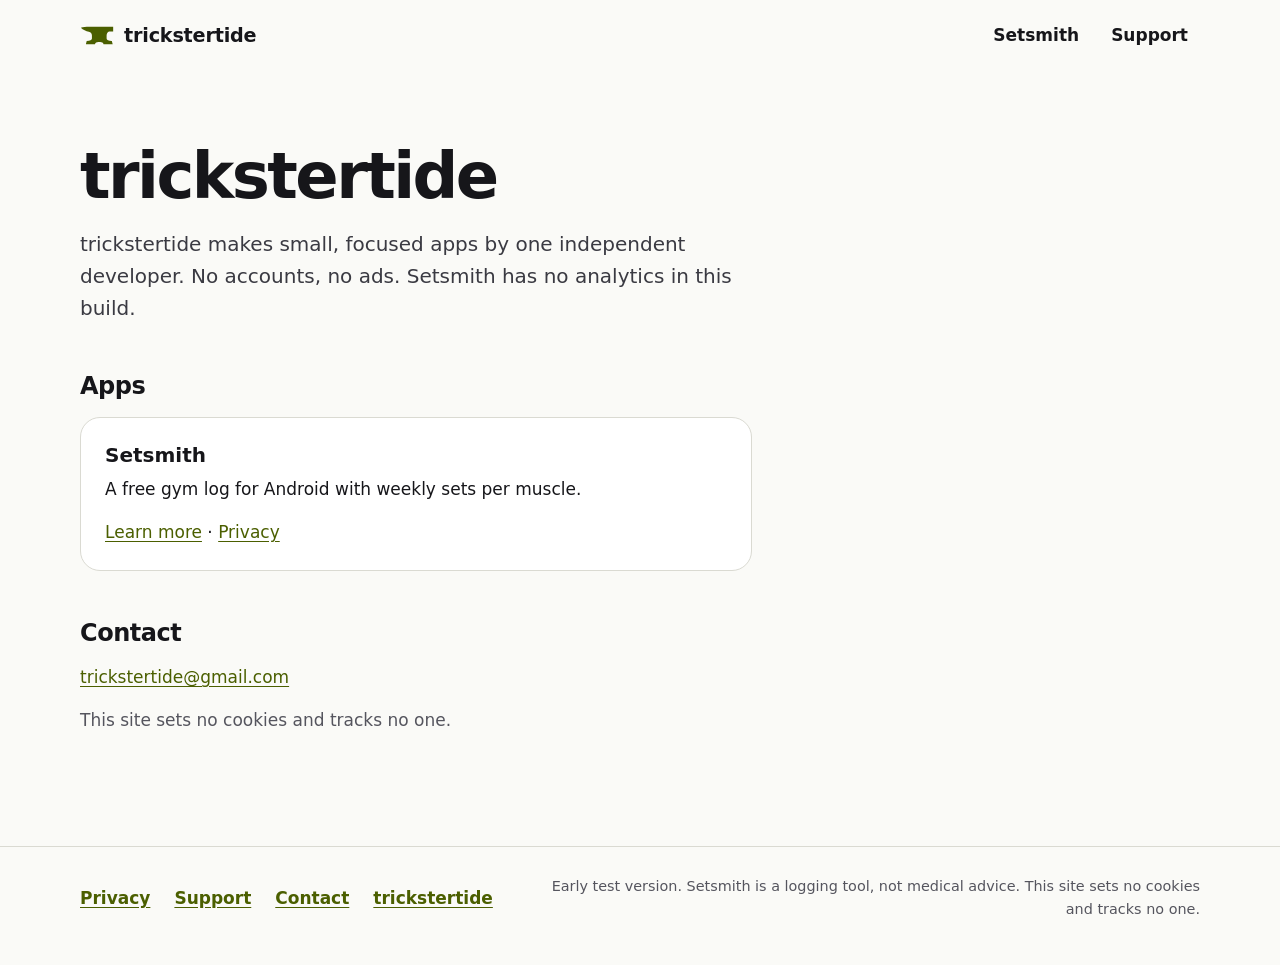
<file: index.html>
<!doctype html>
<html lang="en">
<head>
<meta charset="utf-8">
<meta name="viewport" content="width=device-width, initial-scale=1">
<title>trickstertide: small apps, no tracking</title>
<meta name="description" content="Small apps by one independent developer. Setsmith is a free Android gym log with weekly sets per muscle.">
<meta name="color-scheme" content="dark light">
<link rel="canonical" href="https://trickstertide.github.io/">
<meta property="og:type" content="website">
<meta property="og:site_name" content="trickstertide">
<meta property="og:title" content="trickstertide: small apps, independent developer">
<meta property="og:description" content="Small apps by one independent developer. Setsmith is a free Android gym log with weekly sets per muscle.">
<meta property="og:url" content="https://trickstertide.github.io/">
<meta property="og:image" content="https://trickstertide.github.io/assets/og-image.png">
<meta property="og:image:width" content="1200">
<meta property="og:image:height" content="630">
<meta property="og:image:alt" content="Setsmith: anvil icon and the Progress screen with weekly sets per muscle">
<meta name="twitter:card" content="summary_large_image">
<meta name="twitter:title" content="trickstertide: small apps, independent developer">
<meta name="twitter:description" content="Small apps by one independent developer. Setsmith is a free Android gym log with weekly sets per muscle.">
<meta name="twitter:image" content="https://trickstertide.github.io/assets/og-image.png">
<link rel="icon" href="/assets/favicon-32.png" sizes="32x32" type="image/png">
<link rel="icon" href="/favicon.ico" sizes="any">
<link rel="apple-touch-icon" href="/assets/apple-touch-icon.png">
<link rel="stylesheet" href="/assets/site.css">
</head>
<body>
<a class="skip" href="#main">Skip to content</a>
<header class="site"><div class="wrap">
<a class="brand" href="/"><svg class="anvil" viewBox="113 313 704 394" aria-hidden="true" focusable="false" xmlns="http://www.w3.org/2000/svg"><path class="a" d="M300 330 L800 330 L800 425 L716 425 C684 432 664 466 664 512 L664 572 C664 604 704 616 772 626 L790 690 L600 690 C600 662 562 644 532 644 L492 644 C462 644 424 662 424 690 L234 690 L252 626 C320 616 360 604 360 572 L360 512 C360 466 336 438 296 430 C236 420 176 392 130 348 C176 338 238 331 300 330 Z" stroke-width="18" stroke-linejoin="round"/></svg><span>trickstertide</span></a>
<nav aria-label="Main"><ul><li><a href="/setsmith/">Setsmith</a></li><li><a href="/setsmith/support/">Support</a></li></ul></nav>
</div></header>
<main id="main" class="page"><div class="wrap text">
<h1>trickstertide</h1>
<p class="lead">trickstertide makes small, focused apps by one independent developer. No accounts, no ads. Setsmith has no analytics in this build.</p>
<h2>Apps</h2>
<div class="card"><h3>Setsmith</h3>
<p>A free gym log for Android with weekly sets per muscle.</p>
<p><a href="/setsmith/">Learn more</a> &middot; <a href="/setsmith/privacy/">Privacy</a></p></div>
<h2>Contact</h2>
<p><a href="mailto:trickstertide@gmail.com">trickstertide@gmail.com</a></p>
<p class="muted">This site sets no cookies and tracks no one.</p>
</div></main>
<footer class="site"><div class="wrap">
<ul><li><a href="/setsmith/privacy/">Privacy</a></li><li><a href="/setsmith/support/">Support</a></li><li><a href="mailto:trickstertide@gmail.com">Contact</a></li><li><a href="/">trickstertide</a></li></ul>
<p>Early test version. Setsmith is a logging tool, not medical advice. This site sets no cookies and tracks no one.</p>
</div></footer>
</body>
</html>
</file>
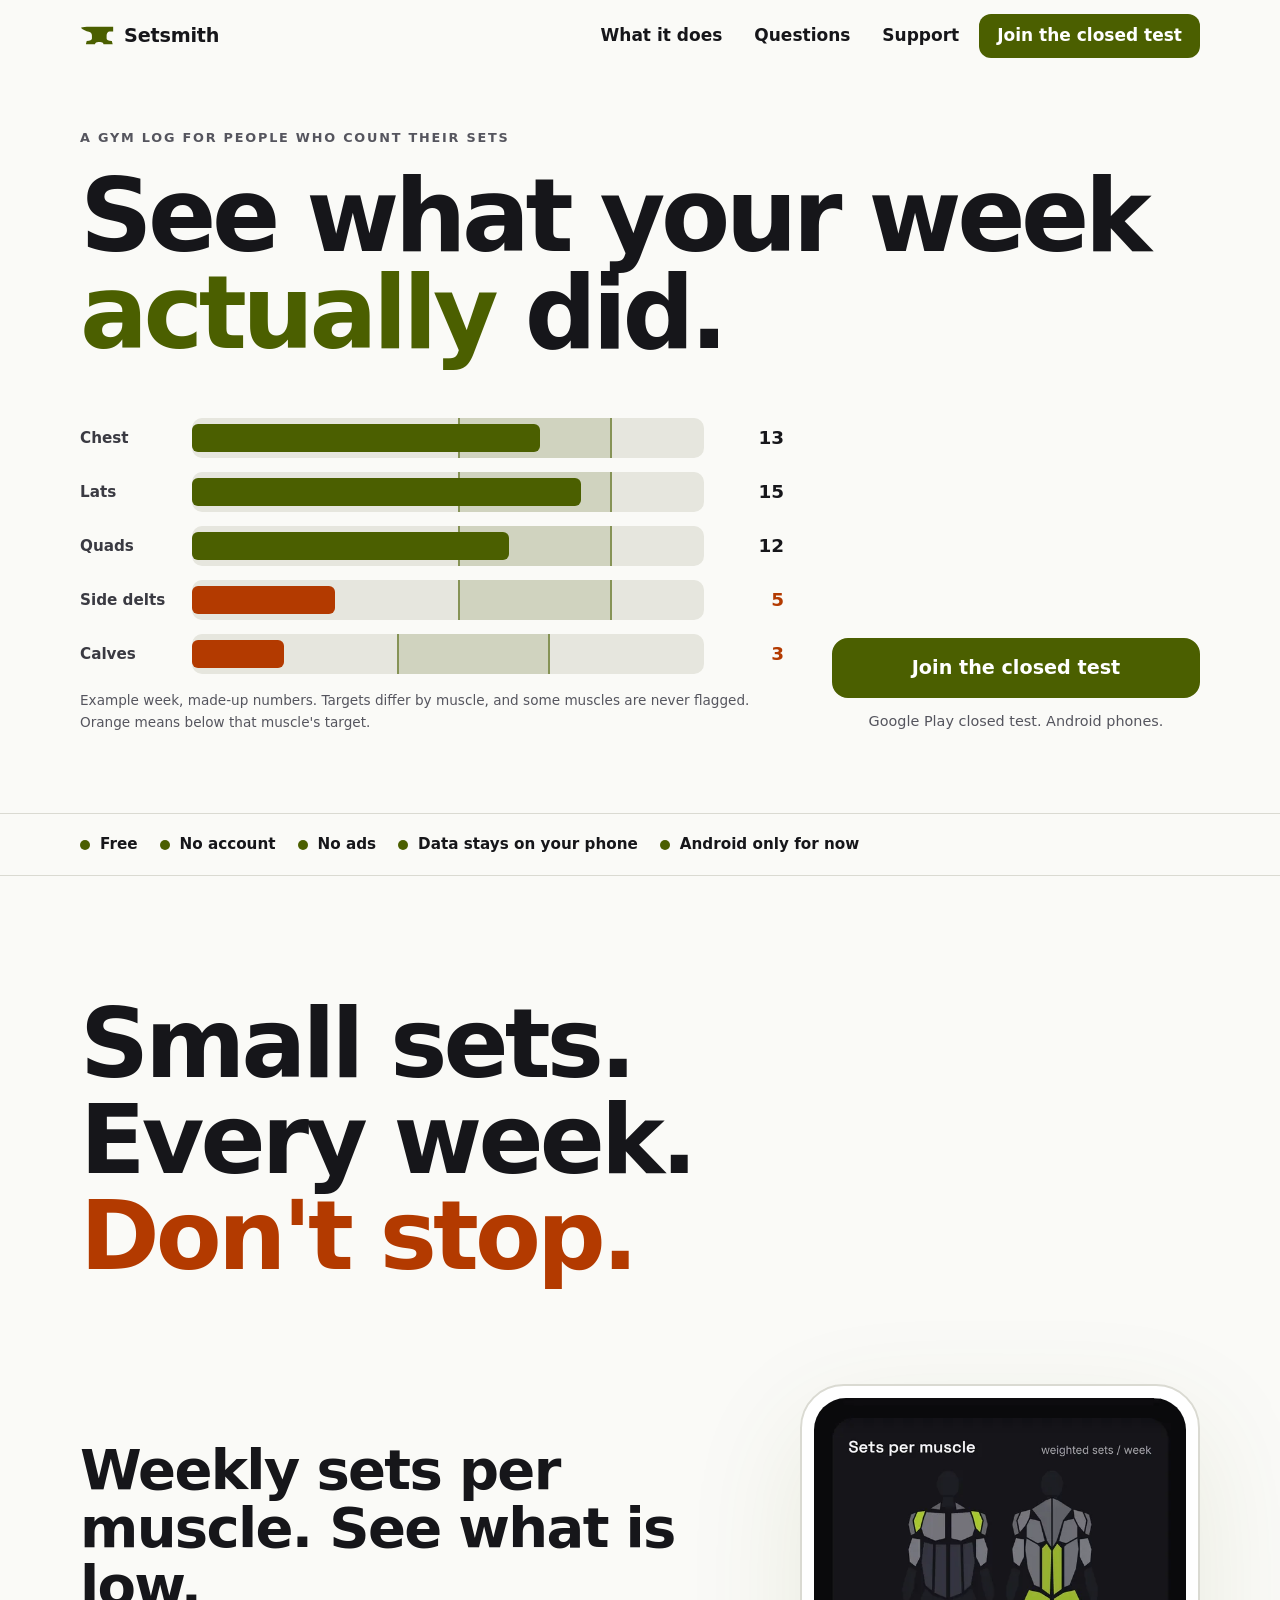
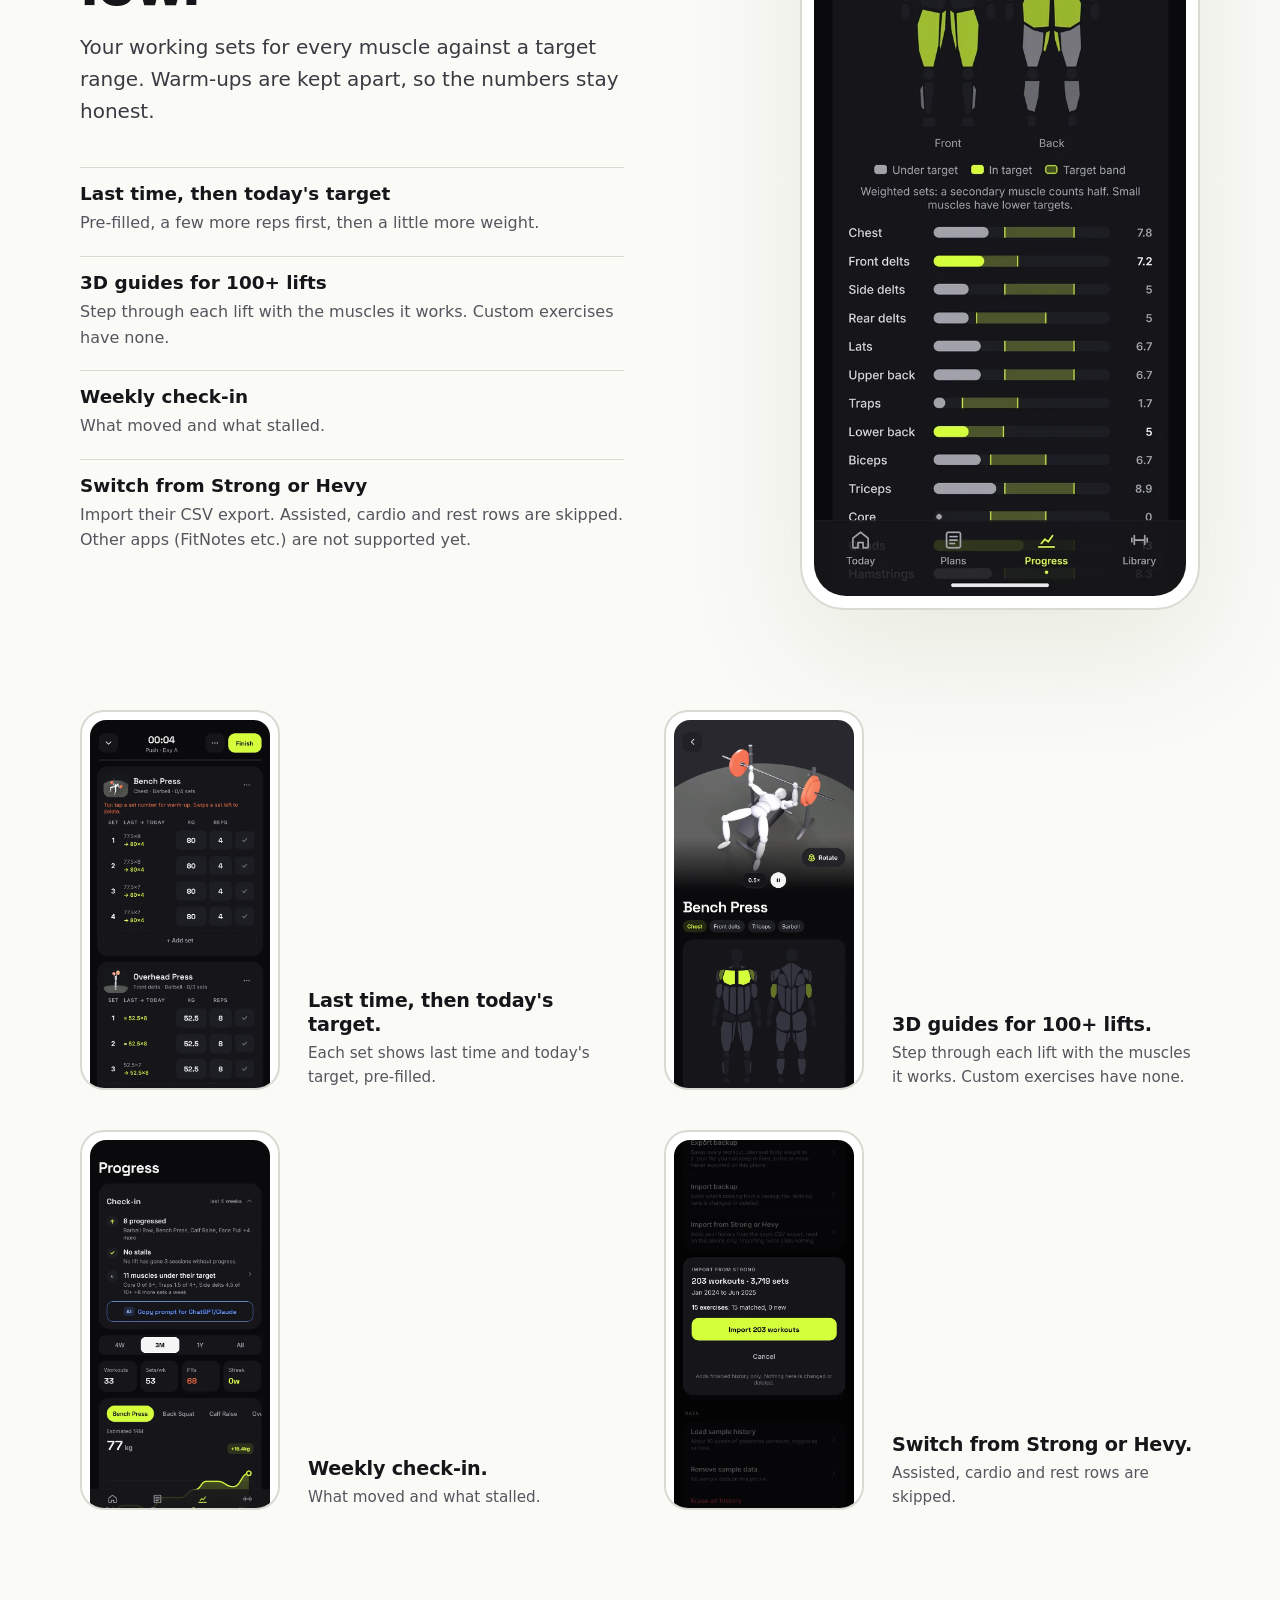
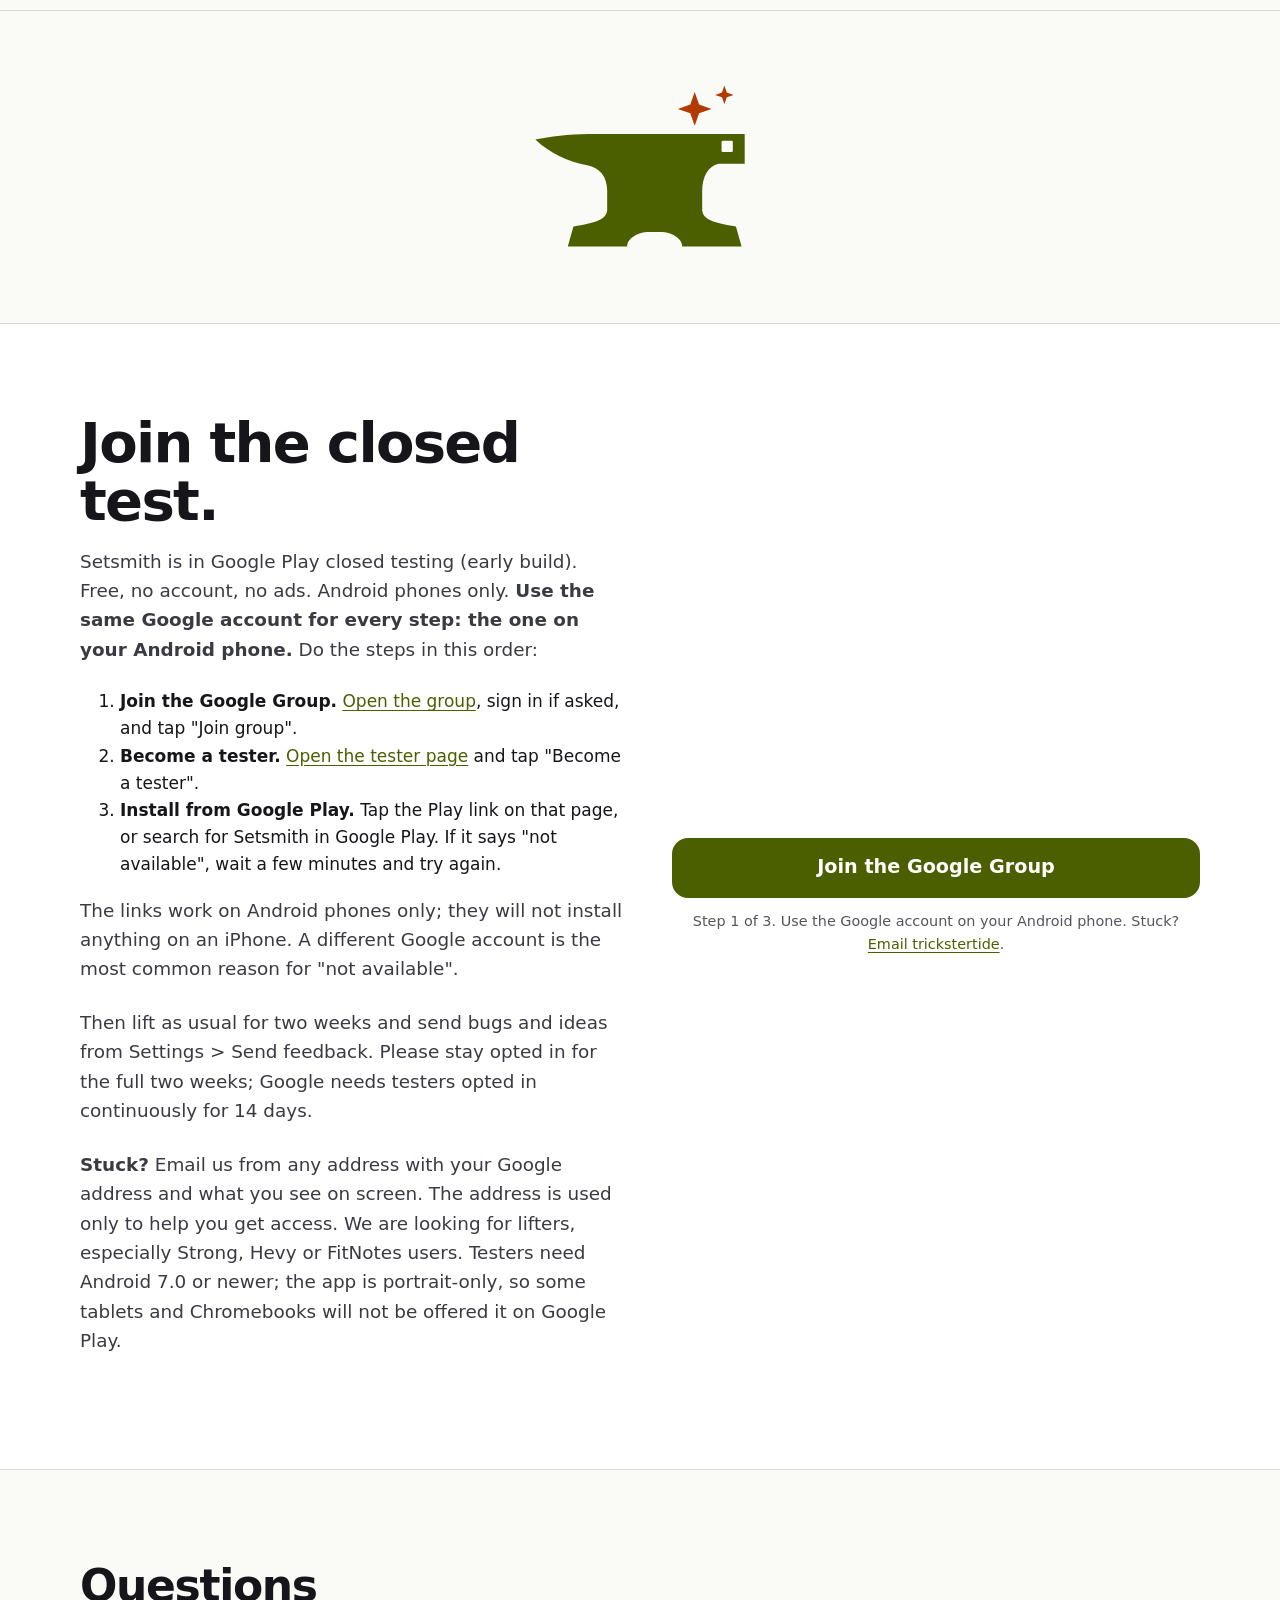
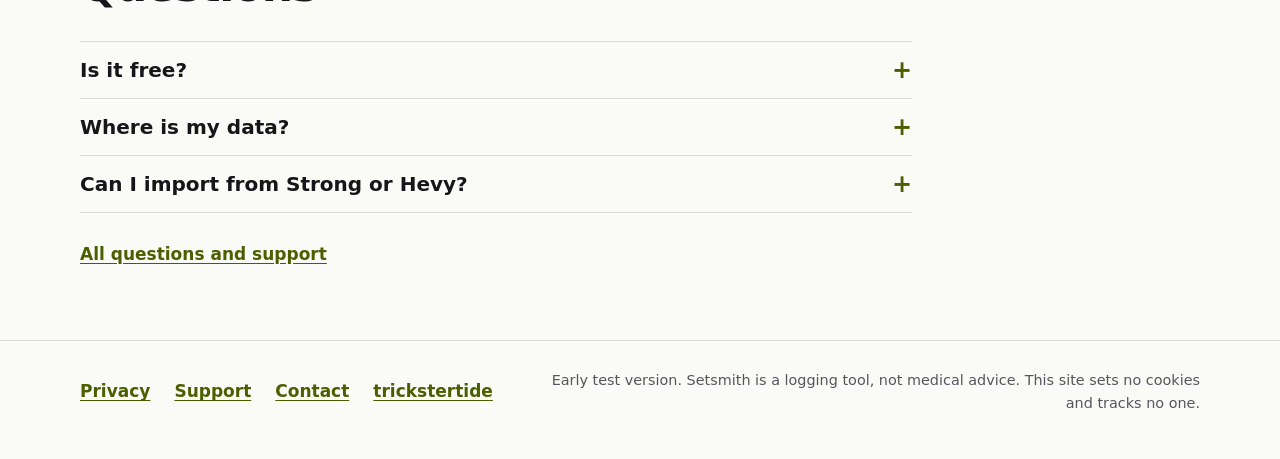
<file: setsmith/index.html>
<!doctype html>
<html lang="en">
<head>
<meta charset="utf-8">
<meta name="viewport" content="width=device-width, initial-scale=1">
<title>Setsmith: Free Gym Log, Weekly Sets per Muscle</title>
<meta name="description" content="Free Android gym log with weekly sets per muscle, pre-filled targets and 3D guides. No account, no ads. Closed test, join in 3 steps.">
<meta name="color-scheme" content="dark light">
<link rel="canonical" href="https://trickstertide.github.io/setsmith/">
<meta property="og:type" content="website">
<meta property="og:site_name" content="trickstertide">
<meta property="og:title" content="Setsmith: free gym log with weekly sets per muscle">
<meta property="og:description" content="See what is low, get today&#x27;s targets pre-filled, no account, data on your phone. Android closed test.">
<meta property="og:url" content="https://trickstertide.github.io/setsmith/">
<meta property="og:image" content="https://trickstertide.github.io/assets/og-image.png">
<meta property="og:image:width" content="1200">
<meta property="og:image:height" content="630">
<meta property="og:image:alt" content="Setsmith: anvil icon and the Progress screen with weekly sets per muscle">
<meta name="twitter:card" content="summary_large_image">
<meta name="twitter:title" content="Setsmith: free gym log with weekly sets per muscle">
<meta name="twitter:description" content="See what is low, get today&#x27;s targets pre-filled, no account, data on your phone. Android closed test.">
<meta name="twitter:image" content="https://trickstertide.github.io/assets/og-image.png">
<link rel="icon" href="/assets/favicon-32.png" sizes="32x32" type="image/png">
<link rel="icon" href="/favicon.ico" sizes="any">
<link rel="apple-touch-icon" href="/assets/apple-touch-icon.png">
<link rel="stylesheet" href="/assets/site.css">
<script type="application/ld+json">{"@context":"https://schema.org","@type":"SoftwareApplication","name":"Setsmith","applicationCategory":"HealthApplication","operatingSystem":"Android","description":"Free Android gym log with weekly sets per muscle, pre-filled targets and 3D guides. No account, no ads.","url":"https://trickstertide.github.io/setsmith/","offers":{"@type":"Offer","price":"0","priceCurrency":"EUR"},"author":{"@type":"Organization","name":"trickstertide","url":"https://trickstertide.github.io/"}}</script>
</head>
<body>
<a class="skip" href="#main">Skip to content</a>
<header class="site"><div class="wrap">
<a class="brand" href="/setsmith/"><svg class="anvil" viewBox="113 313 704 394" aria-hidden="true" focusable="false" xmlns="http://www.w3.org/2000/svg"><path class="a" d="M300 330 L800 330 L800 425 L716 425 C684 432 664 466 664 512 L664 572 C664 604 704 616 772 626 L790 690 L600 690 C600 662 562 644 532 644 L492 644 C462 644 424 662 424 690 L234 690 L252 626 C320 616 360 604 360 572 L360 512 C360 466 336 438 296 430 C236 420 176 392 130 348 C176 338 238 331 300 330 Z" stroke-width="18" stroke-linejoin="round"/></svg><span>Setsmith</span></a>
<nav aria-label="Main"><ul>
<li><a class="nav-opt" href="#progress">What it does</a></li>
<li><a class="nav-opt" href="#faq">Questions</a></li>
<li><a class="nav-opt" href="/setsmith/support/">Support</a></li>
<li><a class="nav-cta" href="#join">Join the closed test</a></li>
</ul></nav>
</div></header>
<main id="main">

<section class="hero wrap" aria-labelledby="top">
<p class="eyebrow">A gym log for people who count their sets</p>
<h1 id="top">See what your week <em>actually</em> did.</h1>
<div class="hero-row">
<div class="chart">
<div class="bars" role="img" aria-label="Example chart: weekly working sets per muscle against a target band. Chest, lats and quads are in range; side delts and calves are low. Example only; targets differ by muscle.">
<div class="bar b1"><span class="lab">Chest</span><div class="track"><div class="band"></div><div class="fill"></div></div><span class="num">13</span></div>
<div class="bar b2"><span class="lab">Lats</span><div class="track"><div class="band"></div><div class="fill"></div></div><span class="num">15</span></div>
<div class="bar b3"><span class="lab">Quads</span><div class="track"><div class="band"></div><div class="fill"></div></div><span class="num">12</span></div>
<div class="bar b4"><span class="lab">Side delts</span><div class="track"><div class="band"></div><div class="fill low"></div></div><span class="num low">5</span></div>
<div class="bar b5"><span class="lab">Calves</span><div class="track"><div class="band"></div><div class="fill low"></div></div><span class="num low">3</span></div>
</div>
<p class="chart-note">Example week, made-up numbers. Targets differ by muscle, and some muscles are never flagged. Orange means below that muscle's target.</p>
</div>
<div class="cta">
<a class="btn primary big" href="#join">Join the closed test</a>
<p>Google Play closed test. Android phones.</p>
</div>
</div>
</section>

<section class="strip" aria-label="Basics"><ul class="wrap">
<li>Free</li><li>No account</li><li>No ads</li><li>Data stays on your phone</li><li>Android only for now</li>
</ul></section>

<section class="manifesto wrap"><p>Small sets.<br>Every week.<br><span>Don't stop.</span></p></section>

<section id="progress" class="progress wrap" aria-labelledby="progress-h">
<div class="head">
<h2 id="progress-h">Weekly sets per muscle. See what is low.</h2>
<p>Your working sets for every muscle against a target range. Warm-ups are kept apart, so the numbers stay honest.</p>
</div>
<div class="phone"><img src="/assets/app-progress.webp" width="600" height="1287" alt="Setsmith Progress screen: weekly sets per muscle on a body map and as bars against target bands" decoding="async"></div>
<div class="list"><dl class="points">
<div><dt>Last time, then today's target</dt><dd>Pre-filled, a few more reps first, then a little more weight.</dd></div>
<div><dt>3D guides for 100+ lifts</dt><dd>Step through each lift with the muscles it works. Custom exercises have none.</dd></div>
<div><dt>Weekly check-in</dt><dd>What moved and what stalled.</dd></div>
<div><dt>Switch from Strong or Hevy</dt><dd>Import their CSV export. Assisted, cardio and rest rows are skipped. Other apps (FitNotes etc.) are not supported yet.</dd></div>
</dl></div>
</section>

<section class="shots wrap" aria-label="More screens"><ul>
<li><figure><div class="crop"><img src="/assets/app-workout.webp" width="600" height="1287" alt="Workout screen: Bench Press with last time and today's target pre-filled for each set" loading="lazy" decoding="async"></div><figcaption><strong>Last time, then today's target.</strong><span>Each set shows last time and today's target, pre-filled.</span></figcaption></figure></li>
<li><figure><div class="crop"><img src="/assets/app-exercise.webp" width="600" height="1287" alt="3D exercise guide with the muscles the lift works" loading="lazy" decoding="async"></div><figcaption><strong>3D guides for 100+ lifts.</strong><span>Step through each lift with the muscles it works. Custom exercises have none.</span></figcaption></figure></li>
<li><figure><div class="crop"><img src="/assets/app-checkin.webp" width="600" height="1287" alt="Weekly check-in: what moved and what stalled" loading="lazy" decoding="async"></div><figcaption><strong>Weekly check-in.</strong><span>What moved and what stalled.</span></figcaption></figure></li>
<li><figure><div class="crop"><img src="/assets/app-import.webp" width="600" height="1287" alt="Import screen for a Strong or Hevy CSV export" loading="lazy" decoding="async"></div><figcaption><strong>Switch from Strong or Hevy.</strong><span>Assisted, cardio and rest rows are skipped.</span></figcaption></figure></li>
</ul></section>

<div class="flourish" aria-hidden="true"><svg class="anvil" viewBox="113 167 704 540" aria-hidden="true" focusable="false" xmlns="http://www.w3.org/2000/svg"><defs><mask id="fh" maskUnits="userSpaceOnUse" x="100" y="150" width="740" height="580"><rect x="100" y="150" width="740" height="580" fill="#fff"/><rect x="726" y="352" width="36" height="36" rx="4" fill="#000"/></mask></defs><path class="a" d="M300 330 L800 330 L800 425 L716 425 C684 432 664 466 664 512 L664 572 C664 604 704 616 772 626 L790 690 L600 690 C600 662 562 644 532 644 L492 644 C462 644 424 662 424 690 L234 690 L252 626 C320 616 360 604 360 572 L360 512 C360 466 336 438 296 430 C236 420 176 392 130 348 C176 338 238 331 300 330 Z" stroke-width="18" stroke-linejoin="round" mask="url(#fh)"/><path class="s" d="M0 -54 L14.04 -14.04 L54 0 L14.04 14.04 L0 54 L-14.04 14.04 L-54 0 L-14.04 -14.04 Z" transform="translate(640 250)"/><path class="s" d="M0 -54 L14.04 -14.04 L54 0 L14.04 14.04 L0 54 L-14.04 14.04 L-54 0 L-14.04 -14.04 Z" transform="translate(735 205) scale(.55)"/></svg></div>

<section id="join" class="join" aria-labelledby="join-h"><div id="closed-test"></div><div class="wrap">
<div class="copy">
<h2 id="join-h">Join the closed test.</h2>
<p>Setsmith is in Google Play closed testing (early build). Free, no account, no ads. Android phones only. <strong>Use the same Google account for every step: the one on your Android phone.</strong> Do the steps in this order:</p>
<ol>
<li><strong>Join the Google Group.</strong> <a href="https://groups.google.com/g/setsmith---internal-testing">Open the group</a>, sign in if asked, and tap "Join group".</li>
<li><strong>Become a tester.</strong> <a href="https://play.google.com/apps/testing/com.trickstertide.gymlog">Open the tester page</a> and tap "Become a tester".</li>
<li><strong>Install from Google Play.</strong> Tap the Play link on that page, or search for Setsmith in Google Play. If it says "not available", wait a few minutes and try again.</li>
</ol>
<p class="fine">The links work on Android phones only; they will not install anything on an iPhone. A different Google account is the most common reason for "not available".</p>
<p class="fine">Then lift as usual for two weeks and send bugs and ideas from Settings &gt; Send feedback. Please stay opted in for the full two weeks; Google needs testers opted in continuously for 14 days.</p>
<p class="fine"><strong>Stuck?</strong> Email us from any address with your Google address and what you see on screen. The address is used only to help you get access. We are looking for lifters, especially Strong, Hevy or FitNotes users. Testers need Android 7.0 or newer; the app is portrait-only, so some tablets and Chromebooks will not be offered it on Google Play.</p>
</div>
<div class="act">
<a class="btn primary big" href="https://groups.google.com/g/setsmith---internal-testing">Join the Google Group</a>
<p>Step 1 of 3. Use the Google account on your Android phone. Stuck? <a href="mailto:trickstertide@gmail.com?subject=Setsmith%20test%20help&amp;body=Gmail%20address%20for%20Google%20Play%3A%0AAndroid%20phone%20model%3A%0AWhat%20I%20see%20on%20screen%3A%0A">Email trickstertide</a>.</p>
</div>
</div></section>

<section id="faq" class="faq wrap" aria-labelledby="faq-h">
<h2 id="faq-h">Questions</h2>
<div class="faq-list">
<details><summary>Is it free?</summary><div><p>Yes, free to use, no ads. No purchases in this build.</p></div></details>
<details><summary>Where is my data?</summary><div><p>On your phone. Nothing is sent to us unless you email feedback. You can export a backup file and keep it wherever you choose. Data stays on your phone until you export it.</p></div></details>
<details><summary>Can I import from Strong or Hevy?</summary><div><p>Yes, from their CSV export (Settings &gt; Import from Strong or Hevy). Assisted, cardio and rest rows are skipped. Other apps (FitNotes etc.) are not supported yet.</p></div></details>
</div>
<p class="more"><a href="/setsmith/support/">All questions and support</a></p>
</section>

</main>
<footer class="site"><div class="wrap">
<ul><li><a href="/setsmith/privacy/">Privacy</a></li><li><a href="/setsmith/support/">Support</a></li><li><a href="mailto:trickstertide@gmail.com">Contact</a></li><li><a href="/">trickstertide</a></li></ul>
<p>Early test version. Setsmith is a logging tool, not medical advice. This site sets no cookies and tracks no one.</p>
</div></footer>
</body>
</html>
</file>
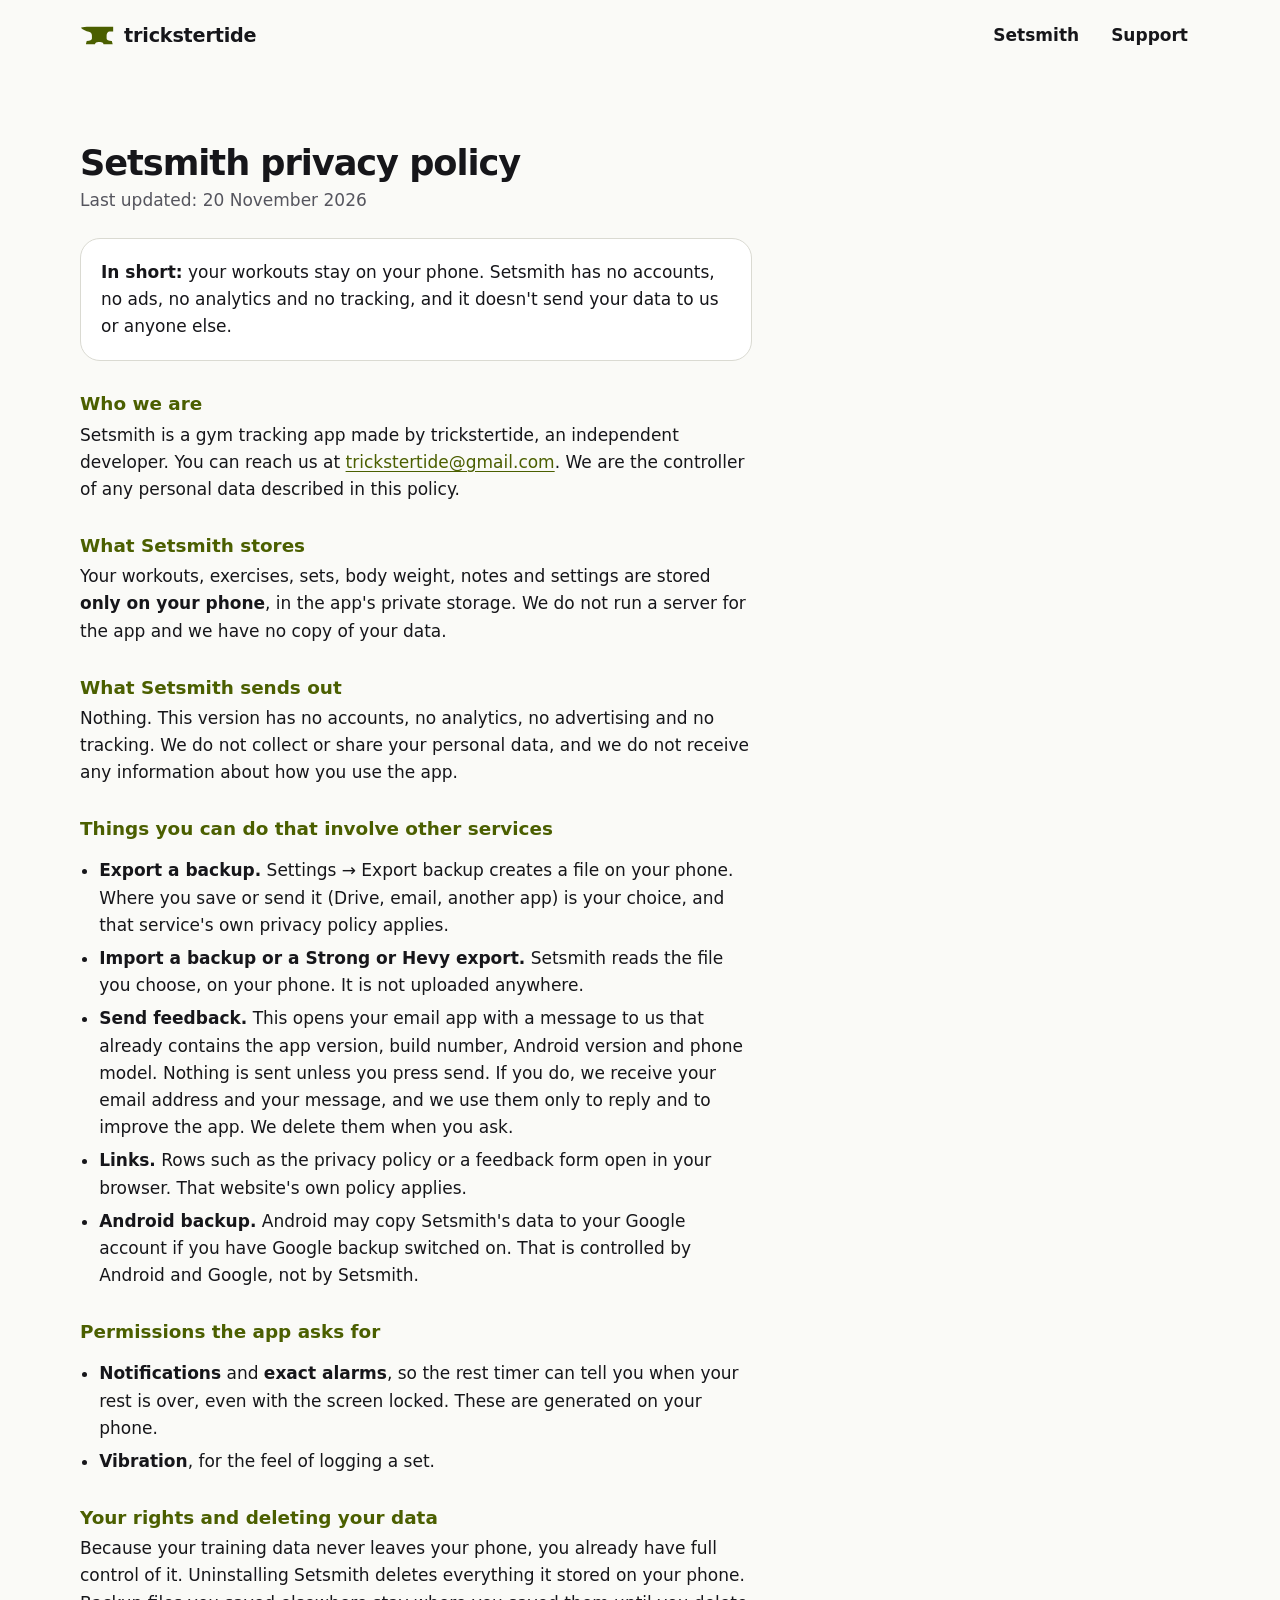
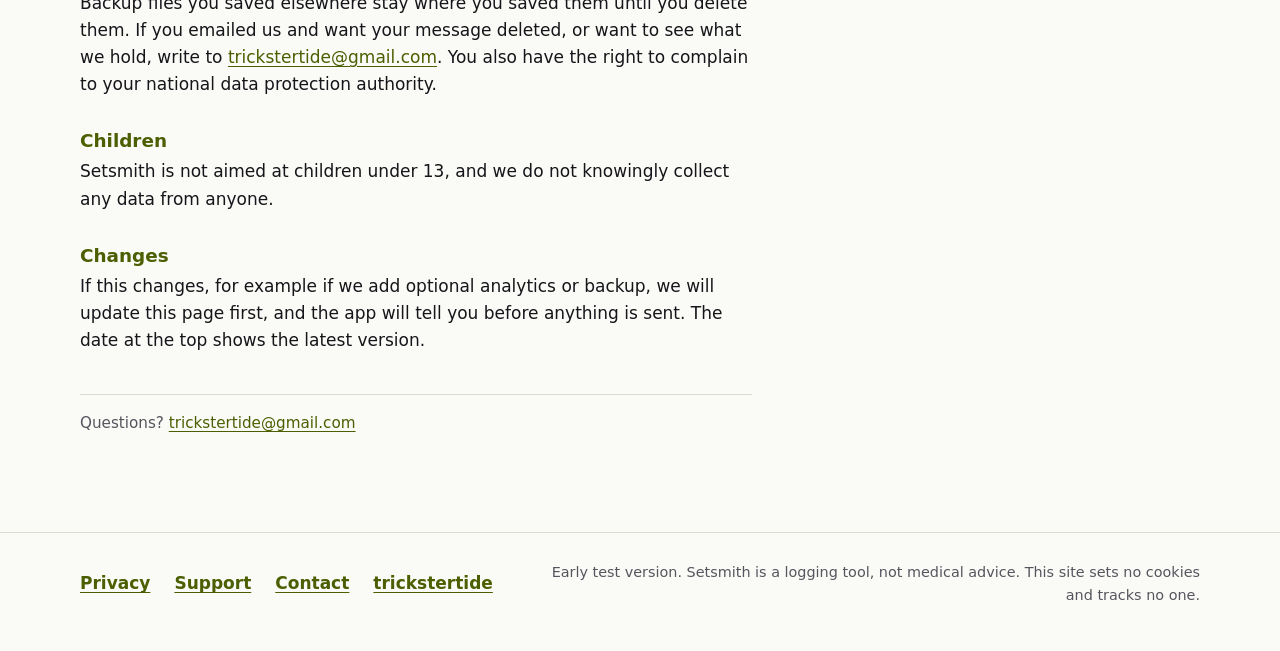
<file: setsmith/privacy/index.html>
<!doctype html>
<html lang="en">
<head>
<meta charset="utf-8">
<meta name="viewport" content="width=device-width, initial-scale=1">
<title>Setsmith privacy policy</title>
<meta name="description" content="How Setsmith, the gym log app, handles your data: it stays on your phone.">
<meta name="color-scheme" content="dark light">
<link rel="canonical" href="https://trickstertide.github.io/setsmith/privacy/">
<meta property="og:type" content="website">
<meta property="og:site_name" content="trickstertide">
<meta property="og:title" content="Setsmith privacy policy">
<meta property="og:description" content="How Setsmith, the gym log app, handles your data: it stays on your phone.">
<meta property="og:url" content="https://trickstertide.github.io/setsmith/privacy/">
<meta property="og:image" content="https://trickstertide.github.io/assets/og-image.png">
<meta property="og:image:width" content="1200">
<meta property="og:image:height" content="630">
<meta property="og:image:alt" content="Setsmith: anvil icon and the Progress screen with weekly sets per muscle">
<meta name="twitter:card" content="summary_large_image">
<meta name="twitter:title" content="Setsmith privacy policy">
<meta name="twitter:description" content="How Setsmith, the gym log app, handles your data: it stays on your phone.">
<meta name="twitter:image" content="https://trickstertide.github.io/assets/og-image.png">
<link rel="icon" href="/assets/favicon-32.png" sizes="32x32" type="image/png">
<link rel="icon" href="/favicon.ico" sizes="any">
<link rel="apple-touch-icon" href="/assets/apple-touch-icon.png">
<link rel="stylesheet" href="/assets/site.css">
<script type="application/ld+json">{"@context":"https://schema.org","@type":"SoftwareApplication","name":"Setsmith","applicationCategory":"HealthApplication","operatingSystem":"Android","description":"Free Android gym log with weekly sets per muscle, pre-filled targets and 3D guides. No account, no ads.","url":"https://trickstertide.github.io/setsmith/","offers":{"@type":"Offer","price":"0","priceCurrency":"EUR"},"author":{"@type":"Organization","name":"trickstertide","url":"https://trickstertide.github.io/"}}</script>
</head>
<body>
<a class="skip" href="#main">Skip to content</a>
<header class="site"><div class="wrap">
<a class="brand" href="/"><svg class="anvil" viewBox="113 313 704 394" aria-hidden="true" focusable="false" xmlns="http://www.w3.org/2000/svg"><path class="a" d="M300 330 L800 330 L800 425 L716 425 C684 432 664 466 664 512 L664 572 C664 604 704 616 772 626 L790 690 L600 690 C600 662 562 644 532 644 L492 644 C462 644 424 662 424 690 L234 690 L252 626 C320 616 360 604 360 572 L360 512 C360 466 336 438 296 430 C236 420 176 392 130 348 C176 338 238 331 300 330 Z" stroke-width="18" stroke-linejoin="round"/></svg><span>trickstertide</span></a>
<nav aria-label="Main"><ul><li><a href="/setsmith/">Setsmith</a></li><li><a href="/setsmith/support/">Support</a></li></ul></nav>
</div></header>
<main id="main" class="page"><div class="wrap text prose">
  <h1>Setsmith privacy policy</h1>
  <p class="meta">Last updated: 20 November 2026</p>

  <div class="summary">
    <p><strong>In short:</strong> your workouts stay on your phone. Setsmith has no accounts, no ads, no analytics and no tracking, and it doesn't send your data to us or anyone else.</p>
  </div>

  <h2>Who we are</h2>
  <p>Setsmith is a gym tracking app made by trickstertide, an independent developer. You can reach us at <a href="mailto:trickstertide@gmail.com">trickstertide@gmail.com</a>. We are the controller of any personal data described in this policy.</p>

  <h2>What Setsmith stores</h2>
  <p>Your workouts, exercises, sets, body weight, notes and settings are stored <strong>only on your phone</strong>, in the app's private storage. We do not run a server for the app and we have no copy of your data.</p>

  <h2>What Setsmith sends out</h2>
  <p>Nothing. This version has no accounts, no analytics, no advertising and no tracking. We do not collect or share your personal data, and we do not receive any information about how you use the app.</p>

  <h2>Things you can do that involve other services</h2>
  <ul>
    <li><strong>Export a backup.</strong> Settings &rarr; Export backup creates a file on your phone. Where you save or send it (Drive, email, another app) is your choice, and that service's own privacy policy applies.</li>
    <li><strong>Import a backup or a Strong or Hevy export.</strong> Setsmith reads the file you choose, on your phone. It is not uploaded anywhere.</li>
    <li><strong>Send feedback.</strong> This opens your email app with a message to us that already contains the app version, build number, Android version and phone model. Nothing is sent unless you press send. If you do, we receive your email address and your message, and we use them only to reply and to improve the app. We delete them when you ask.</li>
    <li><strong>Links.</strong> Rows such as the privacy policy or a feedback form open in your browser. That website's own policy applies.</li>
    <li><strong>Android backup.</strong> Android may copy Setsmith's data to your Google account if you have Google backup switched on. That is controlled by Android and Google, not by Setsmith.</li>
  </ul>

  <h2>Permissions the app asks for</h2>
  <ul>
    <li><strong>Notifications</strong> and <strong>exact alarms</strong>, so the rest timer can tell you when your rest is over, even with the screen locked. These are generated on your phone.</li>
    <li><strong>Vibration</strong>, for the feel of logging a set.</li>
  </ul>

  <h2>Your rights and deleting your data</h2>
  <p>Because your training data never leaves your phone, you already have full control of it. Uninstalling Setsmith deletes everything it stored on your phone. Backup files you saved elsewhere stay where you saved them until you delete them. If you emailed us and want your message deleted, or want to see what we hold, write to <a href="mailto:trickstertide@gmail.com">trickstertide@gmail.com</a>. You also have the right to complain to your national data protection authority.</p>

  <h2>Children</h2>
  <p>Setsmith is not aimed at children under 13, and we do not knowingly collect any data from anyone.</p>

  <h2>Changes</h2>
  <p>If this changes, for example if we add optional analytics or backup, we will update this page first, and the app will tell you before anything is sent. The date at the top shows the latest version.</p>

  <footer>Questions? <a href="mailto:trickstertide@gmail.com">trickstertide@gmail.com</a></footer>
</div></main>
<footer class="site"><div class="wrap">
<ul><li><a href="/setsmith/privacy/">Privacy</a></li><li><a href="/setsmith/support/">Support</a></li><li><a href="mailto:trickstertide@gmail.com">Contact</a></li><li><a href="/">trickstertide</a></li></ul>
<p>Early test version. Setsmith is a logging tool, not medical advice. This site sets no cookies and tracks no one.</p>
</div></footer>
</body>
</html>
</file>
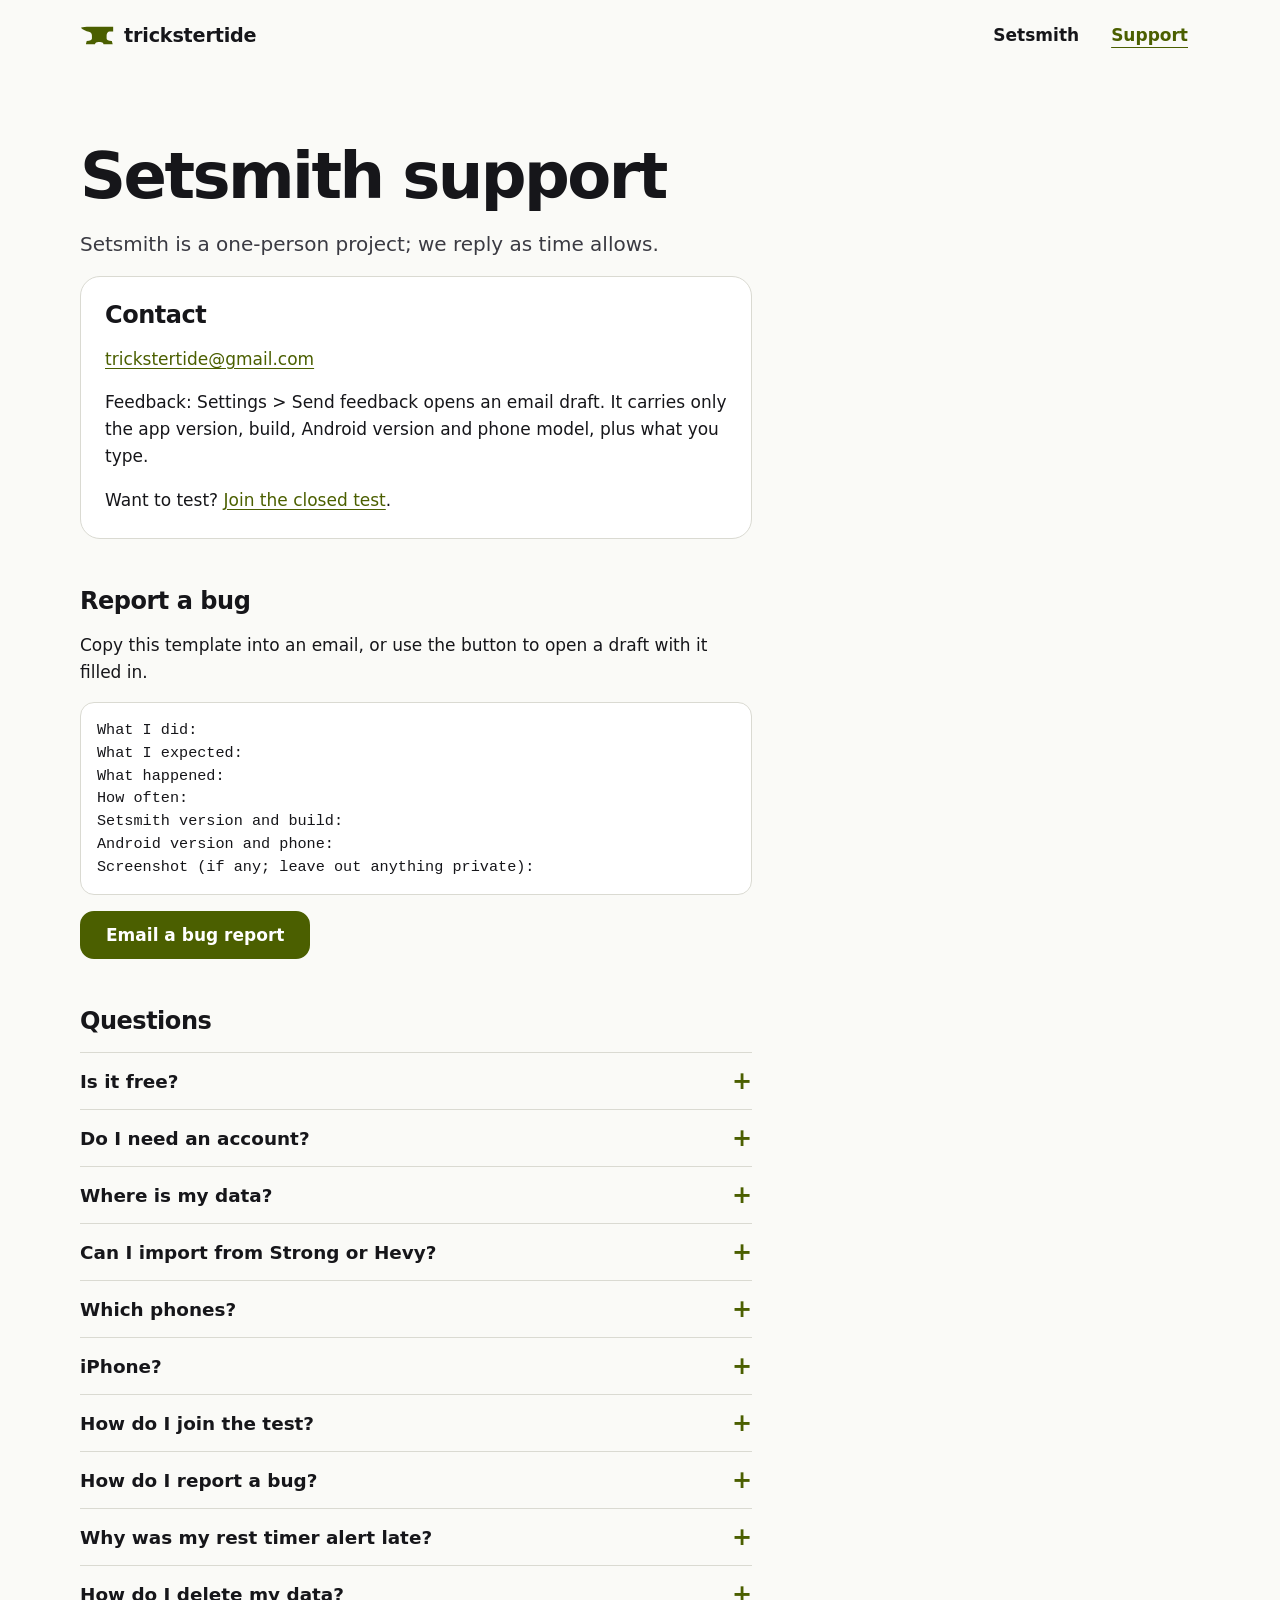
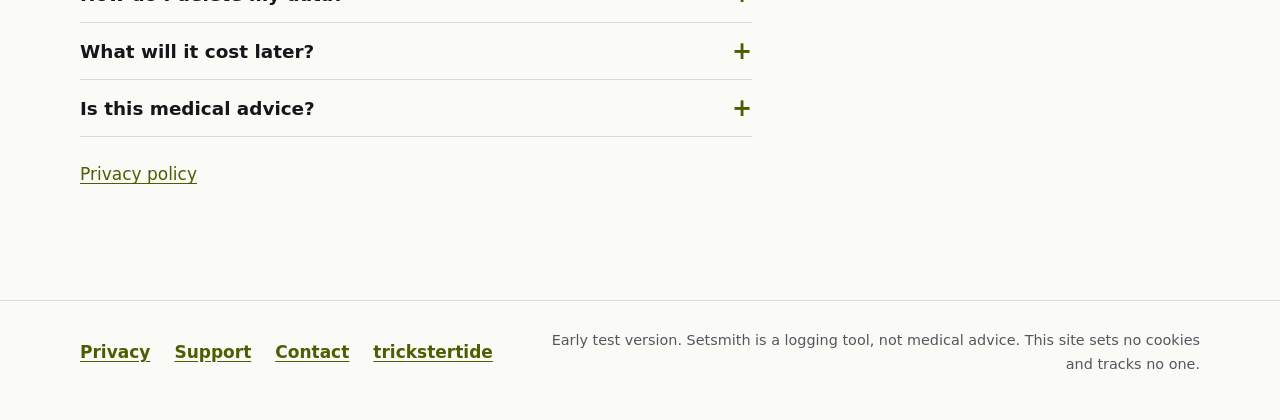
<file: setsmith/support/index.html>
<!doctype html>
<html lang="en">
<head>
<meta charset="utf-8">
<meta name="viewport" content="width=device-width, initial-scale=1">
<title>Setsmith Support, FAQ and Feedback</title>
<meta name="description" content="Setsmith help: join the closed test, import from Strong or Hevy, report a bug, send feedback.">
<meta name="color-scheme" content="dark light">
<link rel="canonical" href="https://trickstertide.github.io/setsmith/support/">
<meta property="og:type" content="website">
<meta property="og:site_name" content="trickstertide">
<meta property="og:title" content="Setsmith Support, FAQ and Feedback">
<meta property="og:description" content="Setsmith help: join the closed test, import from Strong or Hevy, report a bug, send feedback.">
<meta property="og:url" content="https://trickstertide.github.io/setsmith/support/">
<meta property="og:image" content="https://trickstertide.github.io/assets/og-image.png">
<meta property="og:image:width" content="1200">
<meta property="og:image:height" content="630">
<meta property="og:image:alt" content="Setsmith: anvil icon and the Progress screen with weekly sets per muscle">
<meta name="twitter:card" content="summary_large_image">
<meta name="twitter:title" content="Setsmith Support, FAQ and Feedback">
<meta name="twitter:description" content="Setsmith help: join the closed test, import from Strong or Hevy, report a bug, send feedback.">
<meta name="twitter:image" content="https://trickstertide.github.io/assets/og-image.png">
<link rel="icon" href="/assets/favicon-32.png" sizes="32x32" type="image/png">
<link rel="icon" href="/favicon.ico" sizes="any">
<link rel="apple-touch-icon" href="/assets/apple-touch-icon.png">
<link rel="stylesheet" href="/assets/site.css">
<script type="application/ld+json">{"@context":"https://schema.org","@type":"SoftwareApplication","name":"Setsmith","applicationCategory":"HealthApplication","operatingSystem":"Android","description":"Free Android gym log with weekly sets per muscle, pre-filled targets and 3D guides. No account, no ads.","url":"https://trickstertide.github.io/setsmith/","offers":{"@type":"Offer","price":"0","priceCurrency":"EUR"},"author":{"@type":"Organization","name":"trickstertide","url":"https://trickstertide.github.io/"}}</script>
</head>
<body>
<a class="skip" href="#main">Skip to content</a>
<header class="site"><div class="wrap">
<a class="brand" href="/"><svg class="anvil" viewBox="113 313 704 394" aria-hidden="true" focusable="false" xmlns="http://www.w3.org/2000/svg"><path class="a" d="M300 330 L800 330 L800 425 L716 425 C684 432 664 466 664 512 L664 572 C664 604 704 616 772 626 L790 690 L600 690 C600 662 562 644 532 644 L492 644 C462 644 424 662 424 690 L234 690 L252 626 C320 616 360 604 360 572 L360 512 C360 466 336 438 296 430 C236 420 176 392 130 348 C176 338 238 331 300 330 Z" stroke-width="18" stroke-linejoin="round"/></svg><span>trickstertide</span></a>
<nav aria-label="Main"><ul><li><a href="/setsmith/">Setsmith</a></li><li><a href="/setsmith/support/" aria-current="page">Support</a></li></ul></nav>
</div></header>
<main id="main" class="page"><div class="wrap text">
<h1>Setsmith support</h1>
<p class="lead">Setsmith is a one-person project; we reply as time allows.</p>
<div class="card"><h2>Contact</h2>
<p><a href="mailto:trickstertide@gmail.com">trickstertide@gmail.com</a></p>
<p>Feedback: Settings &gt; Send feedback opens an email draft. It carries only the app version, build, Android version and phone model, plus what you type.</p>
<p>Want to test? <a href="/setsmith/#join">Join the closed test</a>.</p></div>
<h2>Report a bug</h2>
<p>Copy this template into an email, or use the button to open a draft with it filled in.</p>
<pre>What I did:
What I expected:
What happened:
How often:
Setsmith version and build:
Android version and phone:
Screenshot (if any; leave out anything private):
</pre>
<p><a class="btn primary" href="mailto:trickstertide@gmail.com?subject=Setsmith%20bug%20report&body=What%20I%20did%3A%0AWhat%20I%20expected%3A%0AWhat%20happened%3A%0AHow%20often%3A%0ASetsmith%20version%20and%20build%3A%0AAndroid%20version%20and%20phone%3A%0AScreenshot%20%28if%20any%3B%20leave%20out%20anything%20private%29%3A%0A">Email a bug report</a></p>
<h2>Questions</h2>
<div class="faq-list">
<details><summary>Is it free?</summary><div><p>Yes, free to use, no ads. No purchases in this build.</p></div></details>
<details><summary>Do I need an account?</summary><div><p>No.</p></div></details>
<details><summary>Where is my data?</summary><div><p>On your phone. Nothing is sent to us unless you email feedback. You can export a backup file and keep it wherever you choose. Data stays on your phone until you export it.</p></div></details>
<details><summary>Can I import from Strong or Hevy?</summary><div><p>Yes, from their CSV export (Settings &gt; Import from Strong or Hevy). Assisted, cardio and rest rows are skipped. Other apps (FitNotes etc.) are not supported yet.</p></div></details>
<details><summary>Which phones?</summary><div><p>Android 7.0 or newer phones. The app is portrait-only, so some tablets and Chromebooks will not be offered it on Google Play. Compatibility shows on the Play page once you are a tester.</p></div></details>
<details><summary>iPhone?</summary><div><p>Not yet. Android only for now; no date promised.</p></div></details>
<details><summary>How do I join the test?</summary><div><p>Three steps, in order, on an Android phone, with the same Google account (the one on your phone) every time: (1) <a href="https://groups.google.com/g/setsmith---internal-testing">open the Google Group</a> and tap "Join group", (2) <a href="https://play.google.com/apps/testing/com.trickstertide.gymlog">open the tester page</a> and tap "Become a tester", (3) install from Google Play. Seeing "not available"? Check you are signed in with the same account you used for the group, wait a few minutes, then try again. Still stuck? Email <a href="mailto:trickstertide@gmail.com">trickstertide@gmail.com</a> with your Google address.</p></div></details>
<details><summary>How do I report a bug?</summary><div><p>Settings &gt; Send feedback opens an email with your app version, Android version and phone model pre-filled. Or use the template on this page.</p></div></details>
<details><summary>Why was my rest timer alert late?</summary><div><p>Allow notifications for Setsmith. The alert can arrive a little late on some phones.</p></div></details>
<details><summary>How do I delete my data?</summary><div><p>Uninstalling Setsmith deletes everything it stored on your phone. Backup files you saved elsewhere stay where you saved them until you delete them.</p></div></details>
<details><summary>What will it cost later?</summary><div><p>Setsmith is free to use today, with no ads and no purchases in this build.</p></div></details>
<details><summary>Is this medical advice?</summary><div><p>No. Setsmith is a logging tool. Talk to a doctor or qualified coach about your health or training.</p></div></details>
</div>
<p style="margin-top:24px"><a href="/setsmith/privacy/">Privacy policy</a></p>
</div></main>
<footer class="site"><div class="wrap">
<ul><li><a href="/setsmith/privacy/">Privacy</a></li><li><a href="/setsmith/support/">Support</a></li><li><a href="mailto:trickstertide@gmail.com">Contact</a></li><li><a href="/">trickstertide</a></li></ul>
<p>Early test version. Setsmith is a logging tool, not medical advice. This site sets no cookies and tracks no one.</p>
</div></footer>
</body>
</html>
</file>
<file: assets/site.css>
/* trickstertide / Setsmith: shared styles. Dark by default, light via prefers-color-scheme. No JS, no external resources. */
:root{--ink:#0A0A0C;--surface:#15151A;--text:#F4F4F5;--soft:#D4D4D8;--muted:#A1A1AA;--accent:#D4FF3A;--btn:#D4FF3A;--on-accent:#0A0A0C;--line:#2A2A33;--track:#1E1E25;--low:#FF6B3D;--band:rgba(212,255,58,.16);--bandline:rgba(212,255,58,.5);--glow:rgba(212,255,58,.08);--pad:clamp(20px,4vw,40px);color-scheme:dark light}
@media (prefers-color-scheme:light){:root{--ink:#FAFAF7;--surface:#FFFFFF;--text:#16161A;--soft:#3A3A42;--muted:#55555E;--accent:#4B5F00;--btn:#4B5F00;--on-accent:#FFFFFF;--line:#DADAD2;--track:#E6E6DE;--low:#B33A00;--band:rgba(75,95,0,.14);--bandline:rgba(75,95,0,.55);--glow:rgba(75,95,0,.10)}}
*{box-sizing:border-box}
html{scroll-behavior:smooth;-webkit-text-size-adjust:100%}
body{margin:0;background:var(--ink);color:var(--text);font:17px/1.6 system-ui,-apple-system,"Segoe UI",Roboto,Helvetica,Arial,sans-serif;display:flex;flex-direction:column;min-height:100vh;overflow-wrap:break-word}
img{display:block;max-width:100%;height:auto}
a{color:var(--accent);text-decoration:underline;text-underline-offset:3px}
a:hover{color:var(--text)}
:focus-visible{outline:3px solid var(--accent);outline-offset:3px}
.skip{position:absolute;left:20px;top:-80px;background:var(--btn);color:var(--on-accent);padding:12px 16px;border-radius:10px;font-weight:700;z-index:10}
.skip:focus{top:12px}
.wrap{max-width:75rem;margin:0 auto;padding:0 var(--pad);width:100%}
.wrap.text>*{max-width:42rem}
.muted{color:var(--muted)}
p{margin:0 0 16px}

/* anvil mark */
.anvil .a{fill:var(--accent)}
.anvil .s{fill:var(--low)}

/* header */
header.site .wrap{display:flex;align-items:center;justify-content:space-between;flex-wrap:wrap;gap:4px 16px;min-height:72px}
.brand{display:flex;align-items:center;gap:10px;color:var(--text);font-weight:800;font-size:1.2rem;letter-spacing:-.01em;text-decoration:none;min-height:44px}
.brand:hover{color:var(--text)}
.brand svg{width:34px;height:auto;flex:none}
nav ul{display:flex;align-items:center;gap:4px 8px;list-style:none;margin:0;padding:0;flex-wrap:wrap}
nav a{display:inline-flex;align-items:center;min-height:44px;padding:0 12px;color:var(--text);font-weight:600;text-decoration:none;border-radius:10px}
nav a:hover,nav a[aria-current]{color:var(--accent);text-decoration:underline;text-underline-offset:6px}
nav a.nav-cta{background:var(--btn);color:var(--on-accent);font-weight:800;border-radius:12px;padding:0 18px;text-decoration:none}
nav a.nav-cta:hover{color:var(--on-accent);opacity:.9}

/* buttons */
.btn{display:inline-flex;align-items:center;justify-content:center;min-height:48px;padding:0 24px;border-radius:14px;font-weight:800;text-decoration:none;border:2px solid var(--btn);transition:opacity .12s;text-align:center}
.btn:active{opacity:.85}
.btn.primary{background:var(--btn);color:var(--on-accent)}
.btn.primary:hover{color:var(--on-accent);opacity:.92}
.btn.big{display:flex;min-height:60px;font-size:1.2rem;border-radius:16px;padding:12px 24px}

/* generic text pages (home, support, privacy, 404) */
main{flex:1}
main.page{padding:clamp(40px,7vw,72px) 0 96px}
main.page h1{font-size:clamp(2.4rem,calc(1.2rem + 6vw),4rem);line-height:1;font-weight:800;letter-spacing:-.04em;margin:0 0 20px}
h2{font-size:1.5rem;line-height:1.2;font-weight:800;letter-spacing:-.02em;margin:48px 0 16px}
h3{font-size:1.25rem;line-height:1.3;font-weight:800;margin:0 0 8px}
.lead{font-size:1.25rem;color:var(--soft)}
.card{background:var(--surface);border:1px solid var(--line);border-radius:20px;padding:24px}
.card p:last-child{margin-bottom:0}
.card h2:first-child{margin-top:0}
pre{background:var(--surface);border:1px solid var(--line);border-radius:14px;padding:16px;overflow-x:auto;font:.95rem/1.5 ui-monospace,SFMono-Regular,Menlo,Consolas,monospace;margin:0 0 16px;white-space:pre-wrap}
details{border-bottom:1px solid var(--line)}
.faq-list{border-top:1px solid var(--line)}
summary{min-height:56px;padding:12px 0;display:flex;align-items:center;justify-content:space-between;gap:16px;cursor:pointer;font-weight:800;font-size:1.15rem;list-style:none}
summary::-webkit-details-marker{display:none}
summary::after{content:"+";font-size:1.5rem;line-height:1;color:var(--accent);flex:none}
details[open] summary::after{content:"\2212"}
details>div{padding:0 0 12px;color:var(--soft)}
details>div p{margin:0 0 12px}

/* privacy prose */
.prose h1,main.page .prose h1{font-size:2.2rem;line-height:1.1;letter-spacing:-.03em;margin:0 0 4px}
.prose h2{font-size:1.15rem;margin:32px 0 6px;color:var(--accent);letter-spacing:0}
.prose p,.prose li{margin:6px 0}
.prose ul{padding-left:1.2rem}
.prose .meta{color:var(--muted);margin:0 0 24px}
.prose .summary{background:var(--surface);border:1px solid var(--line);border-radius:20px;padding:16px 20px;margin:20px 0 8px}
.prose .summary p{margin:4px 0}
.prose footer{margin-top:40px;padding-top:16px;border-top:1px solid var(--line);color:var(--muted);font-size:.95rem}

/* footer */
footer.site{border-top:1px solid var(--line);margin-top:auto}
footer.site .wrap{display:flex;flex-wrap:wrap;gap:8px 36px;align-items:center;padding-top:28px;padding-bottom:44px}
footer.site ul{display:flex;flex-wrap:wrap;gap:0 24px;list-style:none;margin:0;padding:0}
footer.site a{display:inline-flex;align-items:center;min-height:44px;font-weight:700}
footer.site p{margin:0;flex:1 1 18rem;color:var(--muted);font-size:.9rem;text-align:right}

/* ---------- landing page ---------- */
.eyebrow{margin:0 0 20px;font-size:.8rem;font-weight:700;letter-spacing:.14em;text-transform:uppercase;color:var(--muted)}
.hero{padding-top:clamp(28px,5vw,56px);padding-bottom:24px}
.hero h1{margin:0;font-size:clamp(2.6rem,calc(1.5rem + 6vw),7rem);line-height:.96;font-weight:800;letter-spacing:-.045em}
.hero h1 em{font-style:normal;color:var(--accent)}
.hero-row{margin-top:clamp(28px,5vw,56px);display:flex;flex-wrap:wrap;gap:32px 48px;align-items:flex-end;justify-content:space-between}
.chart{flex:1 1 40rem;min-width:0}
.bars{display:flex;flex-direction:column;gap:16px}
.bar{display:grid;grid-template-columns:1fr auto;grid-template-areas:"lab num" "track track";gap:6px 0;align-items:center}
.bar .lab{grid-area:lab;font-size:.9rem;font-weight:700;color:var(--soft)}
.bar .num{grid-area:num;font-weight:800;font-size:1rem;text-align:right}
.bar .num.low{color:var(--low)}
.track{grid-area:track;position:relative;height:32px;border-radius:8px;background:var(--track);overflow:hidden;transition:transform .15s}
.bar:hover .track{transform:translateY(-2px)}
.band{position:absolute;top:0;bottom:0;left:52%;width:30%;background:var(--band);border-left:2px solid var(--bandline);border-right:2px solid var(--bandline)}
.fill{position:absolute;left:0;top:5px;bottom:5px;width:var(--v);border-radius:5px;background:var(--accent);transform-origin:left center;animation:grow 1.1s cubic-bezier(.2,.8,.2,1) both;animation-delay:var(--d,0s)}
.fill.low{background:var(--low)}
.b1{--v:68%}.b2{--v:76%;--d:.1s}.b3{--v:62%;--d:.2s}.b4{--v:28%;--d:.3s}.b5{--v:18%;--d:.4s}
.b5 .band{left:40%}
@keyframes grow{from{transform:scaleX(0)}to{transform:scaleX(1)}}
.chart-note{margin:16px 0 0;font-size:.85rem;color:var(--muted)}
.cta{flex:0 1 19rem;display:flex;flex-direction:column;gap:12px;min-width:min(100%,14rem);flex-grow:1;max-width:100%}
.cta p{margin:0;font-size:.9rem;color:var(--muted);text-align:center}

.strip{border-top:1px solid var(--line);border-bottom:1px solid var(--line);margin-top:clamp(36px,5vw,56px)}
.strip ul{list-style:none;margin:0 auto;display:flex;flex-wrap:wrap;gap:8px 22px;font-weight:700;font-size:.95rem;padding-top:18px;padding-bottom:18px}
.strip li{display:flex;align-items:center;gap:10px}
.strip li::before{content:"";width:10px;height:10px;border-radius:50%;background:var(--accent);flex:none}

.manifesto{padding-top:clamp(64px,10vw,120px);padding-bottom:clamp(56px,8vw,100px)}
.manifesto p{margin:0;font-size:clamp(2.6rem,calc(1.5rem + 6vw),6rem);line-height:1;font-weight:800;letter-spacing:-.04em}
.manifesto span{color:var(--low)}

.progress{display:grid;gap:0 64px;grid-template-columns:minmax(0,1fr);grid-template-areas:"head" "phone" "list";padding-top:0;padding-bottom:clamp(56px,8vw,100px);align-items:center}
.progress .head{grid-area:head}
.progress .list{grid-area:list}
.progress h2,.join h2{margin:0 0 16px;font-size:clamp(2rem,calc(1.2rem + 3.4vw),3.5rem);line-height:1.04;font-weight:800;letter-spacing:-.03em}
.progress .head p{margin:0 0 28px;font-size:1.1rem;color:var(--soft);max-width:34rem}
.phone{grid-area:phone;width:min(100%,280px);margin:0 auto 36px;border:2px solid var(--line);border-radius:36px;padding:10px;background:var(--surface);box-shadow:0 40px 120px var(--glow)}
.phone img{width:100%;border-radius:26px}
dl.points{margin:0;display:flex;flex-direction:column;gap:20px;max-width:34rem}
dl.points>div{border-top:1px solid var(--line);padding-top:14px}
dt{font-size:1.15rem;font-weight:800;line-height:1.3}
dd{margin:4px 0 0;color:var(--muted);font-size:1rem}

.shots{padding-bottom:clamp(56px,8vw,100px)}
.shots ul{list-style:none;margin:0;padding:0;display:grid;grid-template-columns:repeat(auto-fit,minmax(min(100%,26rem),1fr));gap:40px 48px}
.shots figure{margin:0;display:flex;gap:clamp(16px,3vw,28px);align-items:flex-end}
.crop{flex:0 0 clamp(112px,34vw,200px);aspect-ratio:200/380;overflow:hidden;border:2px solid var(--line);border-radius:24px;background:var(--surface);padding:8px 8px 0}
.crop img{width:100%;border-radius:16px 16px 0 0}
.shots figcaption{min-width:0}
.shots figcaption strong{display:block;font-size:1.2rem;line-height:1.25;letter-spacing:-.01em;margin-bottom:4px}
.shots figcaption span{color:var(--muted);font-size:.95rem;display:block}

.flourish{border-top:1px solid var(--line);padding:clamp(40px,6vw,72px) var(--pad);display:flex;justify-content:center}
.flourish svg{width:clamp(120px,22vw,220px);height:auto}

.join{background:var(--surface);border-top:1px solid var(--line);border-bottom:1px solid var(--line)}
.join .wrap{padding-top:clamp(44px,7vw,96px);padding-bottom:clamp(44px,7vw,96px);display:flex;flex-wrap:wrap;gap:32px 48px;align-items:center;justify-content:space-between}
.join .copy{flex:1 1 22rem;min-width:0}
.join .copy>p{font-size:1.15rem;color:var(--soft);max-width:36rem;margin:0 0 24px}
.join .act{flex:0 1 21rem;flex-grow:1;display:flex;flex-direction:column;gap:12px;min-width:min(100%,14rem)}
.join .act p{margin:0;font-size:.9rem;color:var(--muted);text-align:center}
.how{max-width:38rem;border-bottom:0}
.how summary{min-height:48px;padding:0;justify-content:flex-start;gap:10px;color:var(--accent);font-size:1rem}
.how summary::after{font-size:1.3rem}
.how>div{padding:8px 0 0;color:var(--soft)}
.how ol{margin:0 0 16px;padding:0;list-style:none;counter-reset:s;display:flex;flex-direction:column;gap:12px}
.how li{counter-increment:s;padding-left:2.4rem;position:relative}
.how li::before{content:"0" counter(s);position:absolute;left:0;font-weight:800;color:var(--accent)}
.how .fine{font-size:.9rem;color:var(--muted)}
.how .fine+.fine{margin-top:-4px}

.faq{padding-top:clamp(44px,7vw,96px);padding-bottom:clamp(40px,6vw,72px)}
.faq h2{margin:0 0 28px;font-size:clamp(1.9rem,calc(1.2rem + 2.6vw),2.75rem);font-weight:800;letter-spacing:-.03em}
.faq .faq-list{max-width:52rem}
.faq details summary{font-size:clamp(1.1rem,3.2vw,1.25rem)}
.faq .more{margin:28px 0 0;font-weight:700}

/* breakpoints */
@media (max-width:639px){nav .nav-opt{display:none}.nav-cta{font-size:.9rem}footer.site p{text-align:left}}
@media (max-width:420px){.brand{font-size:1.05rem}.brand svg{width:30px}.nav-cta{padding:0 12px;font-size:.85rem}header.site .wrap{gap:4px 8px}}
@media (min-width:640px){
  .bar{grid-template-columns:6rem minmax(0,1fr) 4rem;grid-template-areas:"lab track num";gap:16px}
  .bar .lab{font-size:.95rem}
  .bar .num{font-size:1.15rem}
  .track{height:40px;border-radius:10px}
  .fill{top:6px;bottom:6px;border-radius:6px}
  .bars{gap:14px}
}
@media (min-width:900px){
  .progress{grid-template-columns:minmax(0,1fr) minmax(0,400px);grid-template-areas:"head phone" "list phone"}
  .phone{width:100%;border-radius:44px;padding:12px;margin:0}
  .phone img{border-radius:32px}
  .progress .head p{font-size:1.25rem}
  .progress .head{align-self:end}
  .progress .list{align-self:start;margin-top:12px}
}
@media (prefers-reduced-motion:reduce){
  html{scroll-behavior:auto}
  *{transition:none!important}
  .fill{animation:none}
}
</file>
